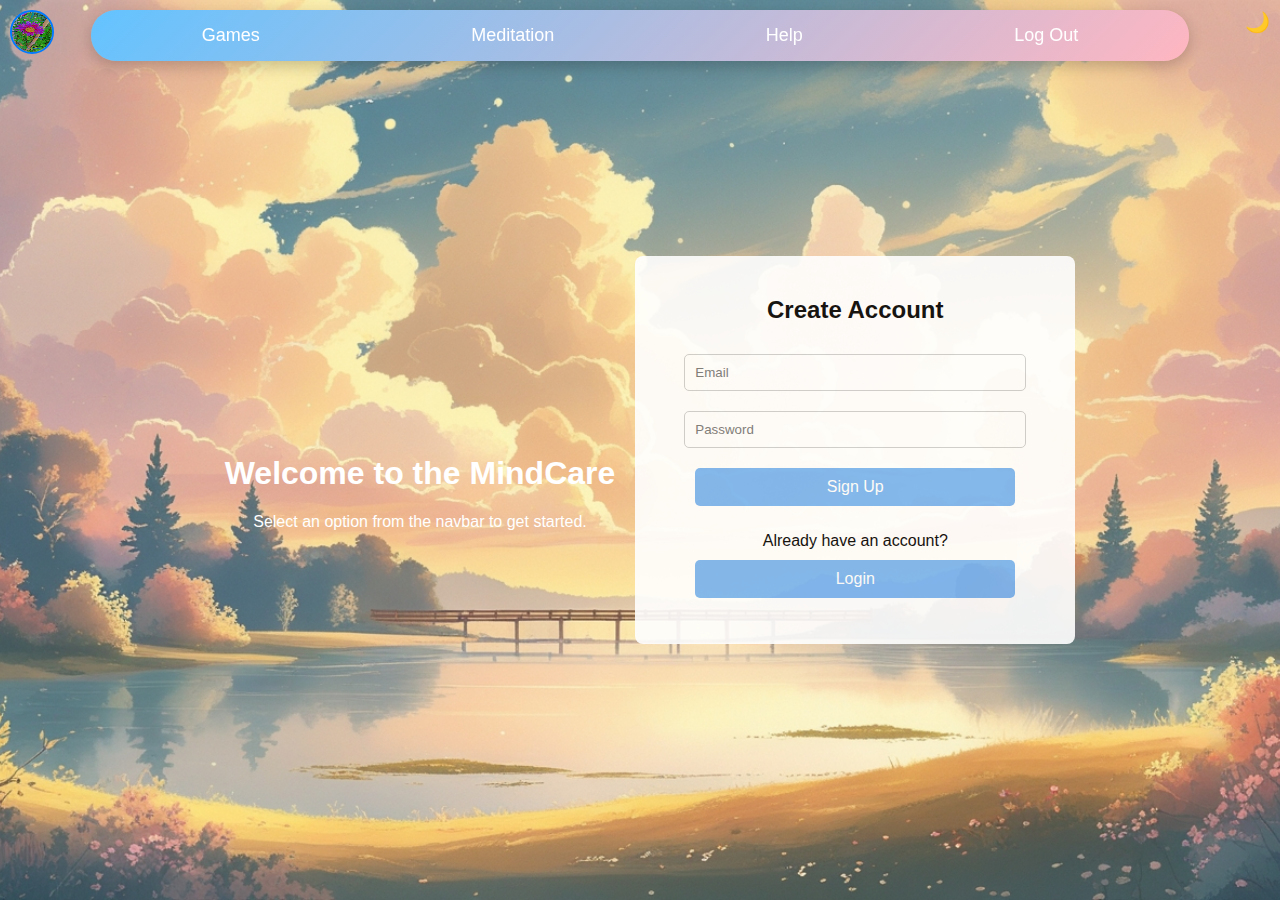
<file: frontend/index.html>
<!DOCTYPE html>
<html lang="en">
<head>
    <meta charset="UTF-8">
    <meta name="viewport" content="width=device-width, initial-scale=1.0">
    <title>Mental Health Chatbot</title>
    <link rel="stylesheet" href="lib/css/style.css">
</head>
<body>
    <div id="theme-toggle" class="theme-toggle">🌙</div>

    <div id="profile-container">
        <img id="avatar" src="lib/img/q.jpg" alt="User Avatar">
        <div id="profile-info">
            <p id="user-name">John Doe</p>
            <p id="user-email">johndoe@example.com</p>
        </div>
    </div>


    <nav class="navbar">
        <div class="dropdown">
            <a href="#" class="nav-item">Games</a>
            <ul class="dropdown-menu">
                <li><a href="simon-says.html">Simon Says Game</a></li>
                <li><a href="breakout.html">Break-Out</a></li>
                <li><a href="tilting-maze.html">Tilting-Maze</a></li>
                <li><a href="typing.html">Typing Game</a></li>
            </ul>
        </div>
        <a href="meditation-app1.html" class="nav-item">Meditation</a>
        <a href="forum.html" class="nav-item">Help</a>
        <a href="index.html" id="logout-link" class="nav-item">Log Out</a>
    </nav>
    <div class="content">
        <h1>Welcome to the MindCare</h1>
        <p>Select an option from the navbar to get started.</p>
    </div>
    <!-- Auth Container -->
    <div id="auth-container">
        <!-- Signup Section -->
        <div id="signup-section">
            <h2>Create Account</h2>
            <input type="email" id="signup-email" placeholder="Email">
            <input type="password" id="signup-password" placeholder="Password">
            <button id="signup-btn">Sign Up</button>
            <p>Already have an account? <button id="switch-to-login">Login</button></p>
        </div>

        <!-- Login Section -->
        <div id="login-section" style="display: none;">
            <h2>Login</h2>
            <input type="email" id="login-email" placeholder="Email">
            <input type="password" id="login-password" placeholder="Password">
            <button id="login-btn">Login</button>
            <p>Don't have an account? <button id="switch-to-signup">Sign Up</button></p>
        </div>
    </div>

    <!-- Chat Interface -->
    <div id="chat-container" style="display: none;">
        <div id="chat-box"></div>
        <button id="speak-btn">
            <span id="speak-btn-text">🎤 Speak</span>
        </button>
        <input type="text" id="user-input" placeholder="Type or speak ...">
        <button id="send-btn">Send</button>
    </div>

    <script src="lib/js/script1.js"></script>
</body>
</html>
</file>
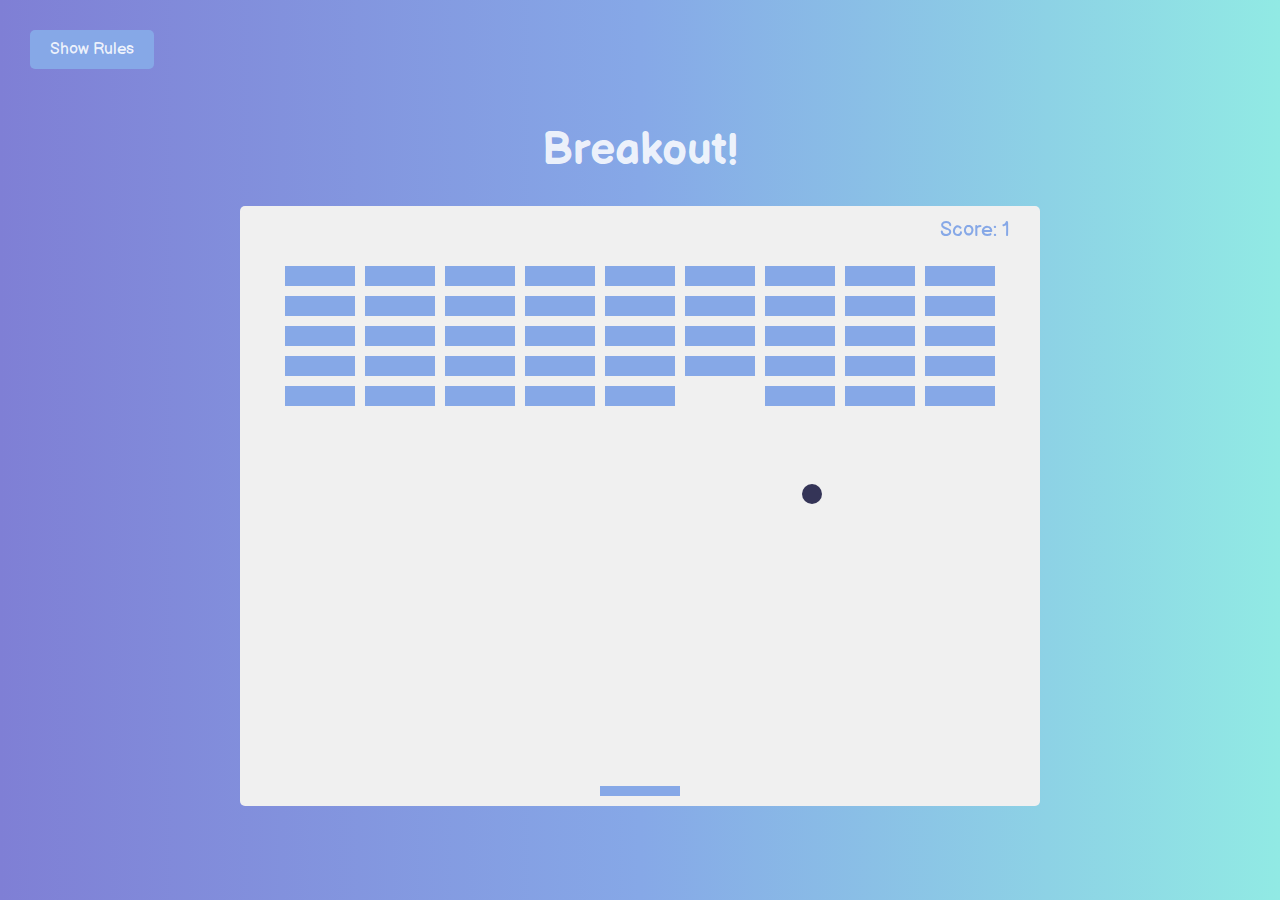
<file: frontend/breakout.html>
<!DOCTYPE html>
<html lang="en">
  <head>
    <meta charset="UTF-8" />
    <meta name="viewport" content="width=device-width, initial-scale=1.0" />
    <link rel="stylesheet" href="lib/css/breakout.css" />
    <title>Talha - Breakout Game</title>

    <link rel="icon" href="https://i.ibb.co/M6KTWnf/pic.jpg">
  </head>
  <body>
    <h1>Breakout!</h1>
    <button id="rules-btn" class="btn rules-btn">Show Rules</button>
    <div id="rules" class="rules">
      <h2>How To Play:</h2>
      <p>
        Use your right and left keys to move the paddle to bounce the ball up
        and break the blocks.
      </p>
      <p>If you miss the ball, your score and the blocks will reset.</p>
      <button id="close-btn" class="btn">Close</button>
    </div>
    <canvas id="canvas"></canvas>
    <script src="lib/js/breakout.js"></script>
  </body>
</html>
</file>
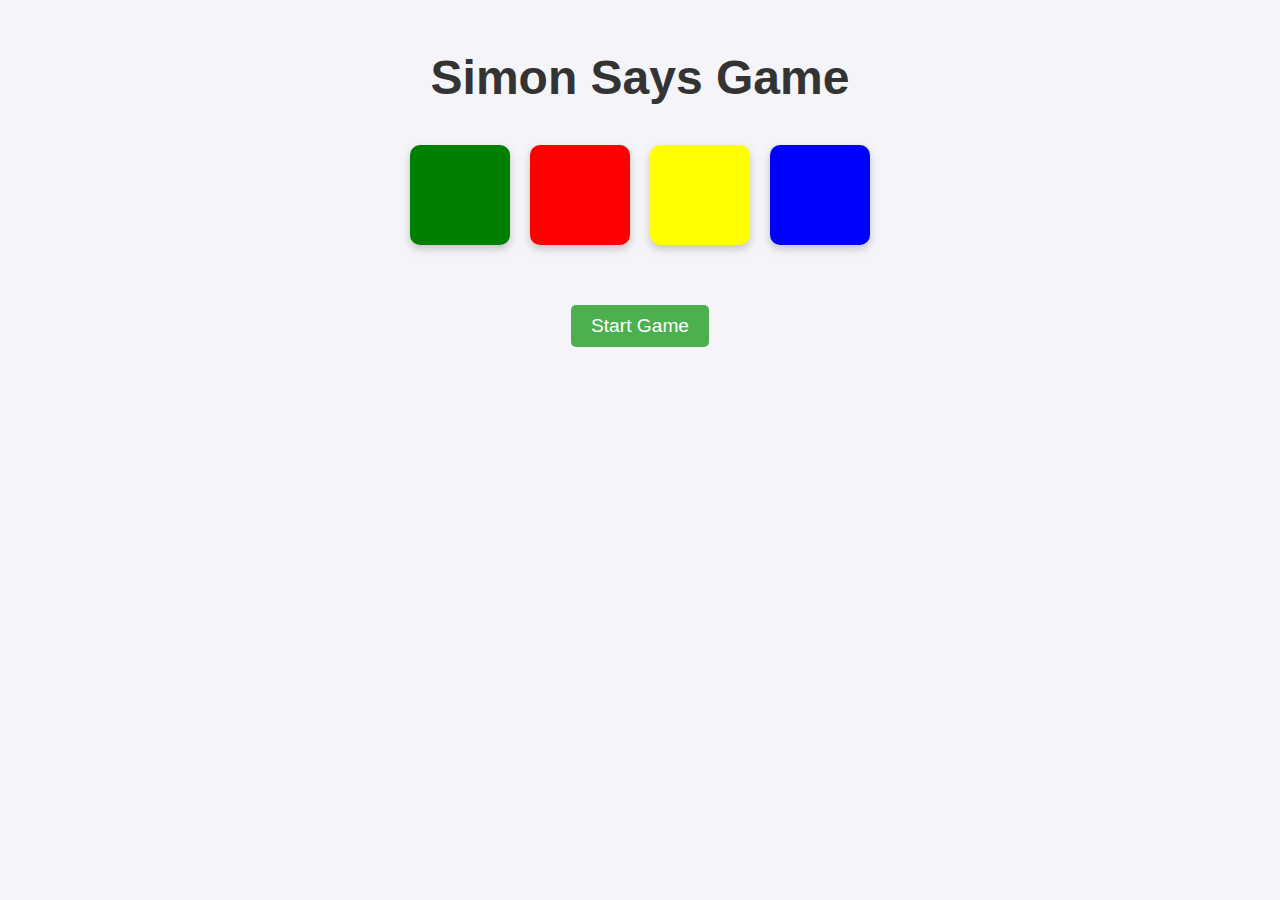
<file: frontend/simon-says.html>
<!DOCTYPE html>
<html lang="en">
  <head>
    <meta charset="UTF-8" />
    <meta name="viewport" content="width=device-width, initial-scale=1.0" />
    <title>Talha - Simon Says Game</title>
    <link rel="stylesheet" href="lib/css/simon-says.css" />
    <script src="lib/js/simon-says.js" defer></script>
    <link rel="icon" href="https://i.ibb.co/M6KTWnf/pic.jpg" />

    <!-- 👇🏻👇🏻👇🏻👇🏻👇🏻👇🏻👇🏻👇🏻👇🏻👇🏻👇🏻👇🏻👇🏻👇🏻👇🏻👇🏻👇🏻👇🏻👇🏻👇🏻👇🏻👇🏻👇🏻👇🏻👇🏻👇🏻👇🏻👇🏻👇🏻👇🏻👇🏻👇🏻👇🏻👇🏻👇🏻👇🏻👇🏻👇🏻👇🏻👇🏻👇🏻👇🏻👇🏻-->
    <!-- Also uploaded the demo of this code in a gif : https://c.tenor.com/x8v1oNUOmg4AAAAd/tenor.gif-->
    <!-- 👆🏻👆🏻👆🏻👆🏻👆🏻👆🏻👆🏻👆🏻👆🏻👆🏻👆🏻👆🏻👆🏻👆🏻👆🏻👆🏻👆🏻👆🏻👆🏻👆🏻👆🏻👆🏻👆🏻👆🏻👆🏻👆🏻👆🏻👆🏻👆🏻👆🏻👆🏻👆🏻👆🏻👆🏻👆🏻👆🏻👆🏻👆🏻👆🏻👆🏻👆🏻👆🏻👆🏻-->

    <!-- 👇🏻👇🏻👇🏻👇🏻👇🏻👇🏻👇🏻👇🏻👇🏻👇🏻👇🏻👇🏻👇🏻👇🏻👇🏻👇🏻👇🏻👇🏻👇🏻👇🏻👇🏻👇🏻👇🏻👇🏻👇🏻👇🏻👇🏻👇🏻👇🏻👇🏻👇🏻👇🏻👇🏻👇🏻👇🏻👇🏻👇🏻👇🏻👇🏻👇🏻👇🏻👇🏻👇🏻-->
    <!-- More html-css-js Games Calculators Games Cards Elements Projects on https://www.github.com/he-is-talha -->
    <!-- 👆🏻👆🏻👆🏻👆🏻👆🏻👆🏻👆🏻👆🏻👆🏻👆🏻👆🏻👆🏻👆🏻👆🏻👆🏻👆🏻👆🏻👆🏻👆🏻👆🏻👆🏻👆🏻👆🏻👆🏻👆🏻👆🏻👆🏻👆🏻👆🏻👆🏻👆🏻👆🏻👆🏻👆🏻👆🏻👆🏻👆🏻👆🏻👆🏻👆🏻👆🏻👆🏻👆🏻-->
  </head>
  <body>
    <h1>Simon Says Game</h1>
    <div id="game-container">
      <div class="color-btn" id="green"></div>
      <div class="color-btn" id="red"></div>
      <div class="color-btn" id="yellow"></div>
      <div class="color-btn" id="blue"></div>
    </div>
    <div id="game-status">
      <p class="my-text" id="sequence" style="display: none;">
        Current Sequence: <span id="sequence-display">-</span>
      </p>
      <p class="my-text" id="clicks" style="display: none;">
        Click Count: <span id="click-count">0</span>
      </p>
      <p class="my-text" id="status" style="display: none;">
        Game Status: <span id="status">Waiting...</span>
      </p>
    </div>
    <button id="start-btn">Start Game</button>
    <p id="level-message" style="display: none;"></p>
  </body>
</html>
</file>
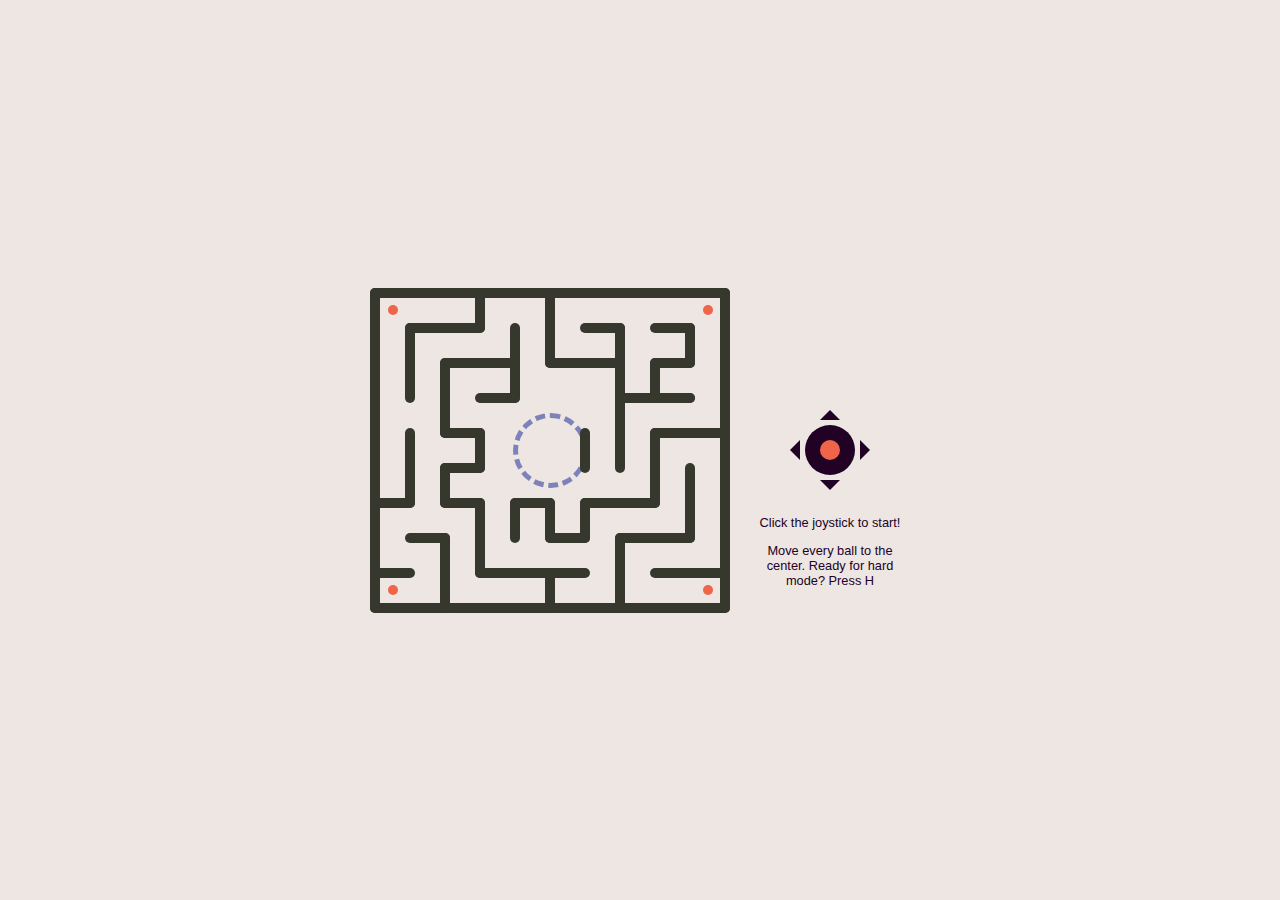
<file: frontend/tilting-maze.html>
<!DOCTYPE html>
<html lang="en">
  <head>
    <title>Talha - Tilting Maze game</title>
    <meta charset="UTF-8" />
    <meta name="viewport" content="width=device-width" />
    <link rel="stylesheet" href="lib/css/tilting-maze.css" />
    <link rel="icon" href="https://i.ibb.co/M6KTWnf/pic.jpg" />

    <!-- 👇🏻👇🏻👇🏻👇🏻👇🏻👇🏻👇🏻👇🏻👇🏻👇🏻👇🏻👇🏻👇🏻👇🏻👇🏻👇🏻👇🏻👇🏻👇🏻👇🏻👇🏻👇🏻👇🏻👇🏻👇🏻👇🏻👇🏻👇🏻👇🏻👇🏻👇🏻👇🏻👇🏻👇🏻👇🏻👇🏻👇🏻👇🏻👇🏻👇🏻👇🏻👇🏻👇🏻-->
    <!-- Also uploaded the demo of this code in a gif : https://c.tenor.com/x8v1oNUOmg4AAAAd/tenor.gif-->
    <!-- 👆🏻👆🏻👆🏻👆🏻👆🏻👆🏻👆🏻👆🏻👆🏻👆🏻👆🏻👆🏻👆🏻👆🏻👆🏻👆🏻👆🏻👆🏻👆🏻👆🏻👆🏻👆🏻👆🏻👆🏻👆🏻👆🏻👆🏻👆🏻👆🏻👆🏻👆🏻👆🏻👆🏻👆🏻👆🏻👆🏻👆🏻👆🏻👆🏻👆🏻👆🏻👆🏻👆🏻-->

    <!-- 👇🏻👇🏻👇🏻👇🏻👇🏻👇🏻👇🏻👇🏻👇🏻👇🏻👇🏻👇🏻👇🏻👇🏻👇🏻👇🏻👇🏻👇🏻👇🏻👇🏻👇🏻👇🏻👇🏻👇🏻👇🏻👇🏻👇🏻👇🏻👇🏻👇🏻👇🏻👇🏻👇🏻👇🏻👇🏻👇🏻👇🏻👇🏻👇🏻👇🏻👇🏻👇🏻👇🏻-->
    <!-- More html-css-js Games Calculators Games Cards Elements Projects on https://www.github.com/he-is-talha -->
    <!-- 👆🏻👆🏻👆🏻👆🏻👆🏻👆🏻👆🏻👆🏻👆🏻👆🏻👆🏻👆🏻👆🏻👆🏻👆🏻👆🏻👆🏻👆🏻👆🏻👆🏻👆🏻👆🏻👆🏻👆🏻👆🏻👆🏻👆🏻👆🏻👆🏻👆🏻👆🏻👆🏻👆🏻👆🏻👆🏻👆🏻👆🏻👆🏻👆🏻👆🏻👆🏻👆🏻👆🏻-->
  </head>
  <body>
    <div id="center">
      <div id="game">
        <div id="maze">
          <div id="end"></div>
        </div>
        <div id="joystick">
          <div class="joystick-arrow"></div>
          <div class="joystick-arrow"></div>
          <div class="joystick-arrow"></div>
          <div class="joystick-arrow"></div>
          <div id="joystick-head"></div>
        </div>
        <div id="note">
          Click the joystick to start!
          <p>Move every ball to the center. Ready for hard mode? Press H</p>
        </div>
      </div>
    </div>
    <script src="lib/js/tilting-maze.js"></script>
  </body>
</html>
</file>
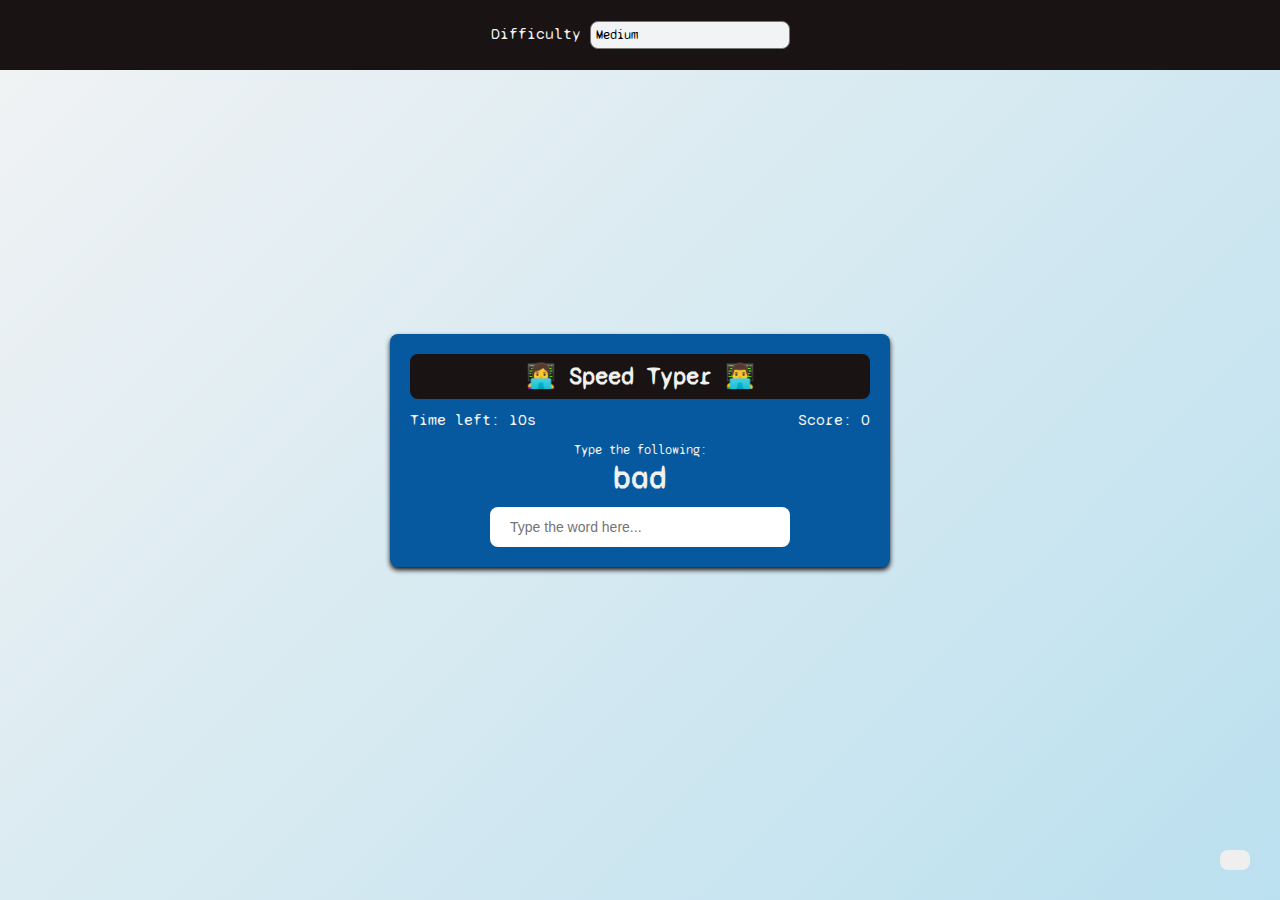
<file: frontend/typing.html>
<!DOCTYPE html>
<html lang="en">
  <head>
    <meta charset="UTF-8" />
    <meta name="viewport" content="width=device-width, initial-scale=1.0" />
    <link
      rel="stylesheet"
      href="https://cdnjs.cloudflare.com/ajax/libs/font-awesome/5.15.1/css/all.min.css"
      integrity="sha512-+4zCK9k+qNFUR5X+cKL9EIR+ZOhtIloNl9GIKS57V1MyNsYpYcUrUeQc9vNfzsWfV28IaLL3i96P9sdNyeRssA=="
      crossorigin="anonymous"
    />
    <link rel="stylesheet" href="lib/css/typing.css" />
    <title>Speed Typer Game</title>

    <link rel="icon" href="https://i.ibb.co/M6KTWnf/pic.jpg">
  </head>
  <body>
    <button id="settings-btn" class="settings-btn">
      <i class="fas fa-cog"></i>
    </button>
    <div class="settings" id="settings">
      <form id="settings-form">
        <label for="difficulty">Difficulty</label>
        <select id="difficulty">
          <option value="easy">Easy</option>
          <option value="medium">Medium</option>
          <option value="hard">Hard</option>
        </select>
      </form>
    </div>
    <div class="container">
      <h2>👩‍💻 Speed Typer 👨‍💻</h2>
      <small>Type the following:</small>
      <h1 id="word"></h1>
      <input
        type="text"
        id="text"
        autocomplete="off"
        placeholder="Type the word here..."
      />
      <p class="time-container">Time left: <span id="time">10s</span></p>
      <p class="score-container">Score: <span id="score">0</span></p>
      <div id="end-game-container" class="end-game-container"></div>
    </div>
    <script src="lib/js/typing.js"></script>
  </body>
</html>
</file>
<file: frontend/lib/css/style.css>
/* General body styling */
body {
    font-family: Arial, sans-serif;
    margin: 0;
    padding: 0;
    display: flex;
    justify-content: center;
    align-items: center;
    height: 100vh;
    background-color: #f4f4f9;
    background-image: url('../img/aa.jpg'); /* Replace with your image path */
    background-size: cover; /* Ensures the image covers the whole screen */
    background-position: center;
    background-repeat: no-repeat;
}

/* Dark mode variables */
:root {
    --bg-color: #ffffff;
    --text-color: #151414;
    --primary-color: #007bff;
    --secondary-color: #6c757d;
    --chat-bg-light: #ffffff;
    --chat-bg-dark: #f7f2f2;
    --neon-color: #0ff;
}

body.dark-mode {
    --bg-color: #000000;
    --text-color: #ffffff;
    --primary-color: #bb86fc;
    --secondary-color: #9e9e9e;
    --chat-bg-light: #1e1e1e;
    --chat-bg-dark: #1e1e1e;
    background-color: var(--bg-color);
    color: var(--text-color);
}
.navbar {
    display: flex;
    justify-content: space-around;
    align-items: center;
    width: 85%;  /* Reduced width */
    background: linear-gradient(135deg, #63c3ff, #FFB6C1);
    padding: 5px;
    border-radius: 25px;  /* Fully rounded corners */
    box-shadow: 0px 5px 15px rgba(0, 0, 0, 0.2);
    position: fixed;
    top: 10px;  /* Added a small gap from the top */
    left: 50%;
    transform: translateX(-50%);  /* Centers the navbar horizontally */
    z-index: 1000;
}
.nav-item {
    color: white;
    font-size: 18px;
    text-decoration: none;
    padding: 10px 20px;
    border-radius: 20px;
    transition: all 0.3s ease;
}
.nav-item:hover {
    background-color: rgba(255, 255, 255, 0.2);
}
.dropdown {
    position: relative;
}

/* Dropdown menu (hidden by default) */
.dropdown-menu {
    position: absolute;
    top: 100%;
    left: 0;
    background: linear-gradient(135deg, #63c3ff, #FFB6C1);
    border-radius: 15px;
    box-shadow: 0px 5px 10px rgba(238, 216, 216, 0.2);
    padding: 10px;
    list-style: none;
    min-width: 200px;
    
    /* Prevent flickering */
    visibility: hidden;
    opacity: 0;
    transform: translateY(-10px);
    transition: opacity 0.3s, transform 0.3s;
}

/* Show dropdown on hover */
.dropdown:hover .dropdown-menu,
.dropdown-menu:hover {
    visibility: visible;
    opacity: 1;
    transform: translateY(0);
}

/* Prevent flickering */
.dropdown-menu:hover {
    pointer-events: auto;
}

.dropdown-menu {
    transition-delay: 0.2s; /* Delays hiding */
}
.dropdown-menu li {
    padding: 10px;
    text-align: center;
}

.dropdown-menu li a {
    text-decoration: none;
    color: white;
    font-size: 16px;
    display: block;
    border-radius: 10px;
    padding: 5px;
    transition: background 0.3s;
}

.dropdown-menu li a:hover {
    background-color: rgba(255, 255, 255, 0.2);
}
.content {
    margin-top: 80px;
    text-align: center;
    padding: 20px;
    color: white;
}
/* Auth container styling */
#auth-container {
    width: 400px;
    padding: 20px;
    border-radius: 8px;
    background-color: #fff;
    text-align: center;
    transition: background-color 0.3s;
    opacity: 0.9;
}

body.dark-mode #auth-container {
    background: linear-gradient(to bottom, #2b2b2b, #1e1e1e);
    color: white;
}

/* Inputs */
#auth-container input {
    width: 80%;
    padding: 10px;
    margin: 10px 0;
    border: 1px solid #ccc;
    border-radius: 5px;
    background: transparent;
    color: var(--text-color);
}

body.dark-mode #auth-container input {
    border-color: var(--neon-color);
    box-shadow: 0px 0px 5px var(--neon-color);
}

/* Buttons */
#auth-container button, #send-btn {
    width: 80%;
    padding: 10px;
    margin: 10px 0;
    border: none;
    background-color: #78b3f1;
    color: white;
    font-size: 16px;
    cursor: pointer;
    border-radius: 5px;
    transition: transform 0.2s, box-shadow 0.3s;
}

#auth-container button:hover, #send-btn:hover {
    transform: scale(1.05);
    box-shadow: 0px 0px 10px var(--neon-color);
}

body.dark-mode #auth-container button, body.dark-mode #send-btn {
    background: linear-gradient(to right, #444, #111);
    box-shadow: 0px 0px 10px var(--neon-color);
}
/* ----------------------------------speak -------------------------------------------------- */
#speak-btn {
    width: 10%;
    position: relative;
    top: 41px;
    left: 300px;
    /* padding: -5px 20px; */
    font-size: 12px;
    cursor: pointer;
    border: none;
    background-color: #ddd6fe;
    color: white;
    border-radius: 5px;
    transition: background-color 0.3s ease;
}

#speak-btn:disabled {
    background-color: #ccc;
    cursor: not-allowed;
}

#speak-btn.listening::after {
    content: '';
    position: absolute;
    top: 50%;
    left: 50%;
    transform: translate(-50%, -50%);
    width: 10px;
    height: 10px;
    background-color: red;
    border-radius: 50%;
    animation: pulse 1s infinite;
}

@keyframes pulse {
    0% {
        box-shadow: 0 0 0 0 rgba(255, 0, 0, 0.7);
    }
    70% {
        box-shadow: 0 0 0 10px rgba(255, 0, 0, 0);
    }
    100% {
        box-shadow: 0 0 0 0 rgba(255, 0, 0, 0);
    }
}
/* ------------------------------------------------------------------------------------------- */

/* Chat container */
#chat-container {
    width: 400px;
    height: 500px;
    border-radius: 8px;
    overflow: hidden;
    display: flex;
    flex-direction: column;
    position: relative;
    background-color: var(--chat-bg-light);
    transition: background-color 0.3s, box-shadow 0.3s;
    box-shadow: 0px 0px 10px rgba(0, 0, 0, 0.5);
    opacity: 0.9;
}

body.dark-mode #chat-container {
    background: linear-gradient(to bottom, #1e1e1e, #2d2d2d);
    box-shadow: 0px 0px 15px var(--neon-color);
    border: 2px solid var(--neon-color);
}

/* Chat box */
#chat-box {
    flex: 1;
    padding: 10px;
    overflow-y: auto;
    background-color: #e4e4e3;
    transition: background-color 0.3s;
    border-bottom: 1px solid #ccc;
    box-shadow: inset 0px 4px 6px rgba(0, 0, 0, 0.1);
}

body.dark-mode #chat-box {
    background: linear-gradient(to bottom, #1e1e1e, #2d2d2d);
    color: #ffffff;
    box-shadow: inset 0px 6px 10px var(--neon-color);
}

/* Messages */
.message.user {
    background-color: #94c3b1 ;
    color: #252323;
    padding: 10px;
    border-radius: 15px;
    margin-bottom: 10px;
    max-width: 80%;
    align-self: flex-end;
    box-shadow: 0px 2px 4px rgba(0, 0, 0, 0.1);
}

.message.ai {
    background-color: #ab96c1;
    color: #212121;
    padding: 10px;
    border-radius: 15px;
    margin-bottom: 10px;
    max-width: 80%;
    align-self: flex-start;
    box-shadow: 0px 2px 4px rgba(0, 0, 0, 0.1);
}

/* Dark mode toggle button */
.theme-toggle {
    position: absolute;
    top: 10px;
    right: 10px;
    font-size: 20px;
    cursor: pointer;
    z-index: 10;
    color: var(--text-color);
    transition: color 0.3s;
}

body.dark-mode .theme-toggle {
    color: var(--neon-color);
    text-shadow: 0px 0px 8px var(--neon-color);
}

/* Profile container */
#profile-container {
    position: absolute;
    top: 10px;
    left: 10px;
    display: flex;
    align-items: center;
    cursor: pointer;
}

/* Avatar styling */
#avatar {
    width: 40px;
    height: 40px;
    border-radius: 50%;
    border: 2px solid var(--primary-color);
    transition: transform 0.2s ease-in-out;
}

/* Hover effect */
#avatar:hover {
    transform: scale(1.1);
}

/* Profile info (hidden by default) */
#profile-info {
    display: none;
    position: absolute;
    top: 50px;
    left: 0;
    background: var(--bg-color);
    color: var(--text-color);
    padding: 10px;
    border-radius: 5px;
    box-shadow: 0 2px 5px rgba(0, 0, 0, 0.2);
}

/* Show profile info when clicked */
#profile-container.active #profile-info {
    display: block;
}
/* *********************************************************** */
/* Timestamp styling */
.timestamp {
    font-size: 10px;
    color: #888;
    text-align: right;
    margin-top: 2px;
}

/* Date separator */
.date-separator {
    text-align: center;
    margin: 10px 0;
    font-size: 12px;
    color: #666;
    position: relative;
    display: flex;
    align-items: center;
    justify-content: center;
}

.date-separator::before,
.date-separator::after {
    content: "";
    flex: 1;
    border-bottom: 1px solid #ccc;
    margin: 0 10px;
}

/* Input field and button */
#user-input {
    width: calc(100% - 20px);
    padding: 10px;
    margin: 5px;
    border: 1px solid #ccc;
    border-radius: 5px;
}

#send-btn {
    width: 14%;
    position: absolute;
    top: 449px;
    right: 1px;
    margin-left: 25px;
    padding: 10px;
    border: none;
    background-color: var(--primary-color);
    color: white;
    font-size: 16px;
    cursor: pointer;
    border-radius: 5px;
    transition: transform 0.2s, box-shadow 0.3s;
}

#send-btn:hover {
    transform: scale(1.05);
    box-shadow: 0px 0px 10px var(--neon-color);
}
</file>
<file: frontend/lib/css/breakout.css>
@import url("https://fonts.googleapis.com/css2?family=Balsamiq+Sans:wght@400;700&display=swap");

:root {
  --background-color: #7f7fd5;
  --background-secondary-color: #91eae4;
  --canvas-color: #f0f0f0;
  --text-color: rgba(255, 255, 255, 0.87);
  --sidebar-color: #343457;
  --button-color: #86a8e7;
  --hover-color: #7db3e3;
}

* {
  box-sizing: border-box;
}

body {
  background-color: var(--background-color);
  background: linear-gradient(
    to right,
    var(--background-color),
    var(--button-color),
    var(--background-secondary-color)
  );
  font-family: "Balsamiq Sans", cursive;
  display: flex;
  flex-direction: column;
  align-items: center;
  justify-content: center;
  min-height: 100vh;
  margin: 0;
}

h1 {
  font-size: 2.75rem;
  color: var(--text-color);
}

canvas {
  background-color: var(--canvas-color);
  display: block;
  border-radius: 5px;
  width: 800px;
  max-width: 96%;
}

.btn {
  cursor: pointer;
  border: 0;
  padding: 0.625rem 1.25rem;
  background-color: var(--button-color);
  color: var(--text-color);
  border-radius: 5px;
  font-family: inherit;
  font-size: 1rem;
}

.btn:focus {
  outline: 0;
}

.btn:hover {
  background-color: var(--hover-color);
}

.btn:active {
  transform: scale(0.98);
}

.rules-btn {
  position: absolute;
  top: 1.875rem;
  left: 1.875rem;
}

.rules {
  position: absolute;
  top: 0;
  left: 0;
  background-color: var(--sidebar-color);
  color: var(--text-color);
  min-height: 100vh;
  width: 400px;
  padding: 3rem;
  line-height: 1.5;
  transform: translateX(-400px);
  transition: transform 1s ease-in-out;
}

.rules.show {
  transform: translateX(0);
}
</file>
<file: frontend/lib/css/simon-says.css>
* {
  margin: 0;
  padding: 0;
  box-sizing: border-box;
}

body {
  font-family: Arial, Helvetica, sans-serif;
  background-color: #f4f4f9;
  text-align: center;
  padding: 50px;
}

h1 {
  font-size: 3rem;
  margin-bottom: 30px;
  color: #333;
}

#game-container {
  display: flex;
  justify-content: center;
  margin-bottom: 30px;
}

.color-btn {
  width: 100px;
  height: 100px;
  border-radius: 10px;
  margin: 10px;
  cursor: pointer;
  box-shadow: 0 4px 10px rgba(0, 0, 0, 0.2);
  transition: transform 0.2s;
}

#green {
  background-color: green;
}

#red {
  background-color: red;
}

#yellow {
  background-color: yellow;
}

#blue {
  background-color: blue;
}

.color-btn.active {
  transform: scale(1.1);
}

#game-status {
  margin-top: 20px;
  font-size: 1.2rem;
  color: #333;
}

#start-btn {
  margin-top: 20px;
  padding: 10px 20px;
  font-size: 1.2rem;
  background-color: #4caf50;
  color: white;
  border: none;
  border-radius: 5px;
  cursor: pointer;
  transition: background-color 0.3s;
}

#start-btn:hover {
  background-color: #45a049;
}

#status {
  font-weight: bold;
}

#level-message {
  font-size: 24px;
  font-weight: bold;
  color: green;
  text-align: center;
  margin-top: 20px;
  opacity: 0; /* Initially hidden */
  transition: opacity 0.5s ease-in-out;
  display: none; /* Make sure it's hidden initially */
}

#level-message.show {
  opacity: 1; /* Fade in the message */
  display: block; /* Make it visible */
}

.my-text {
  font-size: 1.5rem;
  margin-top: 20px;
  color: #333;
  opacity: 0;
  transition: opacity 0.5s ease-in-out;
  display: none;
}
.my-text.show {
  opacity: 1;
  display: block;
  transition: opacity 0.5s ease-in-out;
}
</file>
<file: frontend/lib/css/tilting-maze.css>
body {
  --background-color: #ede6e3;
  --wall-color: #36382e;
  --joystick-color: #210124;
  --joystick-head-color: #f06449;
  --ball-color: #f06449;
  --end-color: #7d82b8;
  --text-color: #210124;

  font-family: "Segoe UI", Tahoma, Geneva, Verdana, sans-serif;
  background-color: var(--background-color);
}

html,
body {
  height: 100%;
  margin: 0;
}

#center {
  display: flex;
  align-items: center;
  justify-content: center;
  height: 100%;
}

#game {
  display: grid;
  grid-template-columns: auto 150px;
  grid-template-rows: 1fr auto 1fr;
  gap: 30px;
  perspective: 600px;
}

#maze {
  position: relative;
  grid-row: 1 / -1;
  grid-column: 1;
  width: 350px;
  height: 315px;
  display: flex;
  justify-content: center;
  align-items: center;
}

#end {
  width: 65px;
  height: 65px;
  border: 5px dashed var(--end-color);
  border-radius: 50%;
}

#joystick {
  position: relative;
  background-color: var(--joystick-color);
  border-radius: 50%;
  width: 50px;
  height: 50px;
  display: flex;
  align-items: center;
  justify-content: center;
  margin: 10px 50px;
  grid-row: 2;
}

#joystick-head {
  position: relative;
  background-color: var(--joystick-head-color);
  border-radius: 50%;
  width: 20px;
  height: 20px;
  cursor: grab;

  animation-name: glow;
  animation-duration: 0.6s;
  animation-iteration-count: infinite;
  animation-direction: alternate;
  animation-timing-function: ease-in-out;
  animation-delay: 4s;
}

@keyframes glow {
  0% {
    transform: scale(1);
  }
  100% {
    transform: scale(1.2);
  }
}

.joystick-arrow:nth-of-type(1) {
  position: absolute;
  bottom: 55px;

  width: 0;
  height: 0;
  border-left: 10px solid transparent;
  border-right: 10px solid transparent;

  border-bottom: 10px solid var(--joystick-color);
}

.joystick-arrow:nth-of-type(2) {
  position: absolute;
  top: 55px;

  width: 0;
  height: 0;
  border-left: 10px solid transparent;
  border-right: 10px solid transparent;

  border-top: 10px solid var(--joystick-color);
}

.joystick-arrow:nth-of-type(3) {
  position: absolute;
  left: 55px;

  width: 0;
  height: 0;
  border-top: 10px solid transparent;
  border-bottom: 10px solid transparent;

  border-left: 10px solid var(--joystick-color);
}

.joystick-arrow:nth-of-type(4) {
  position: absolute;
  right: 55px;

  width: 0;
  height: 0;
  border-top: 10px solid transparent;
  border-bottom: 10px solid transparent;

  border-right: 10px solid var(--joystick-color);
}

#note {
  grid-row: 3;
  grid-column: 2;
  text-align: center;
  font-size: 0.8em;
  color: var(--text-color);
  transition: opacity 2s;
}

a:visited {
  color: inherit;
}

.ball {
  position: absolute;
  margin-top: -5px;
  margin-left: -5px;
  border-radius: 50%;
  background-color: var(--ball-color);
  width: 10px;
  height: 10px;
}

.wall {
  position: absolute;
  background-color: var(--wall-color);
  transform-origin: top center;
  margin-left: -5px;
}

.wall::before,
.wall::after {
  display: block;
  content: "";
  width: 10px;
  height: 10px;
  background-color: inherit;
  border-radius: 50%;
  position: absolute;
}

.wall::before {
  top: -5px;
}

.wall::after {
  bottom: -5px;
}

.black-hole {
  position: absolute;
  margin-top: -9px;
  margin-left: -9px;
  border-radius: 50%;
  background-color: black;
  width: 18px;
  height: 18px;
}
</file>
<file: frontend/lib/css/typing.css>
@import url('https://fonts.googleapis.com/css2?family=Syne+Mono&display=swap');

:root {
  --primary-color: #BBE0EF;
  --secondary-color: #06599F;
  --overlay-color: #1A1314;
  --gradient-color: #F2F3F4;
  --text-color: #F0F0ED;
  --border-radius: 0.5rem;
}

* {
  box-sizing: border-box;
}

body {
  background-color: var(--primary-color);
  background-image: linear-gradient(315deg, var(--primary-color) 0%, var(--gradient-color) 100%)
  ;
  font-family: "Syne Mono", monospace;
  display: flex;
  flex-direction: column;
  align-items: center;
  justify-content: center;
  min-height: 100vh;
  overflow: hidden;
  margin: 0;
}

button {
  cursor: pointer;
  font-size: 14px;
  font-family: inherit;
  border-radius: var(--border-radius);
  padding: 10px 15px;
  border: none;
}

button:hover {
  color: var(--text-color);
  background-color: var(--overlay-color);
}

button:active {
  transform: scale(0.98);
}

select {
  width: 200px;
  padding: 5px;
  font-family: inherit;
  appearance: none;
  -webkit-appearance: none;
  -moz-appearance: none;
  border-radius: var(--border-radius);
  background-color: var(--gradient-color);
}

select:focus,
button:focus, input:focus {
  outline: 0;
}

.settings-btn {
  position: absolute;
  bottom: 30px;
  right: 30px;
}

.settings {
  position: absolute;
  top: 0;
  left: 0;
  width: 100%;
  background-color: var(--overlay-color);
  color: var(--text-color);
  height: 70px;
  display: flex;
  align-items: center;
  justify-content: center;
  transform: translateY(0);
  transition: transform 0.3s ease-in-out;
}

.settings.hide {
  transform: translateY(-100%)
}

.container {
  background-color: var(--secondary-color);
  padding: 20px;
  border-radius: var(--border-radius);
  box-shadow: 0 3px 5px var(--overlay-color);
  color: var(--text-color);
  position: relative;
  text-align: center;
  width: 500px;
  max-width: 90vw;
}

h1 {
  margin: 0;
}

h2 {
  background-color: var(--overlay-color);
  padding: 8px;
  border-radius: var(--border-radius);
  margin: 0 0 40px;
}

input {
  border: 0;
  border-radius: var(--border-radius);
  font-size: 14px;
  width: 300px;
  padding: 12px 20px;
  margin-top: 10px;
}

.score-container {
  position: absolute;
  top: 60px;
  right: 20px;
}

.time-container {
  position: absolute;
  top: 60px;
 left: 20px;
}

.end-game-container {
  background-color: inherit;
  border-radius: inherit;
  display: none;
  align-items: center;
  justify-content: center;
  flex-direction: column;
  position: absolute;
  top: 0;
  left: 0;
  width: 100%;
  height: 100%;
  z-index: 1;
}
</file>
